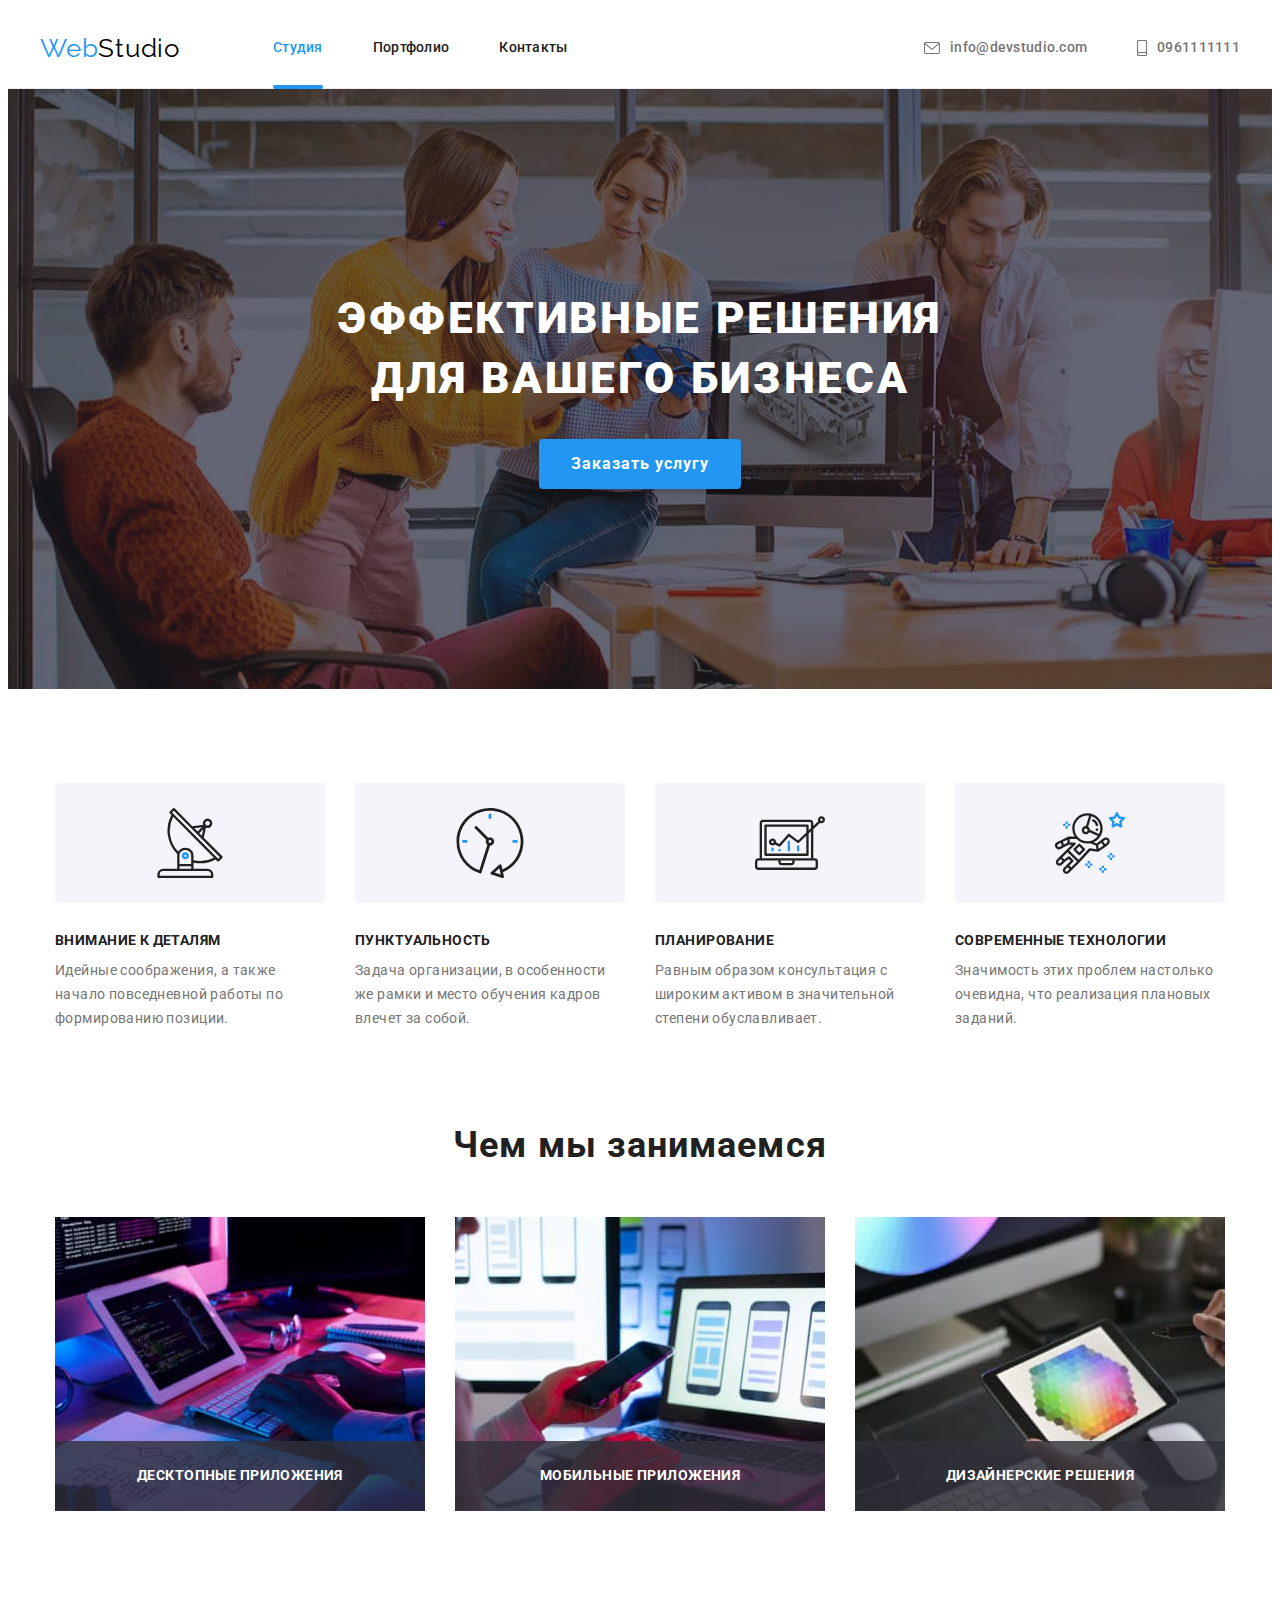
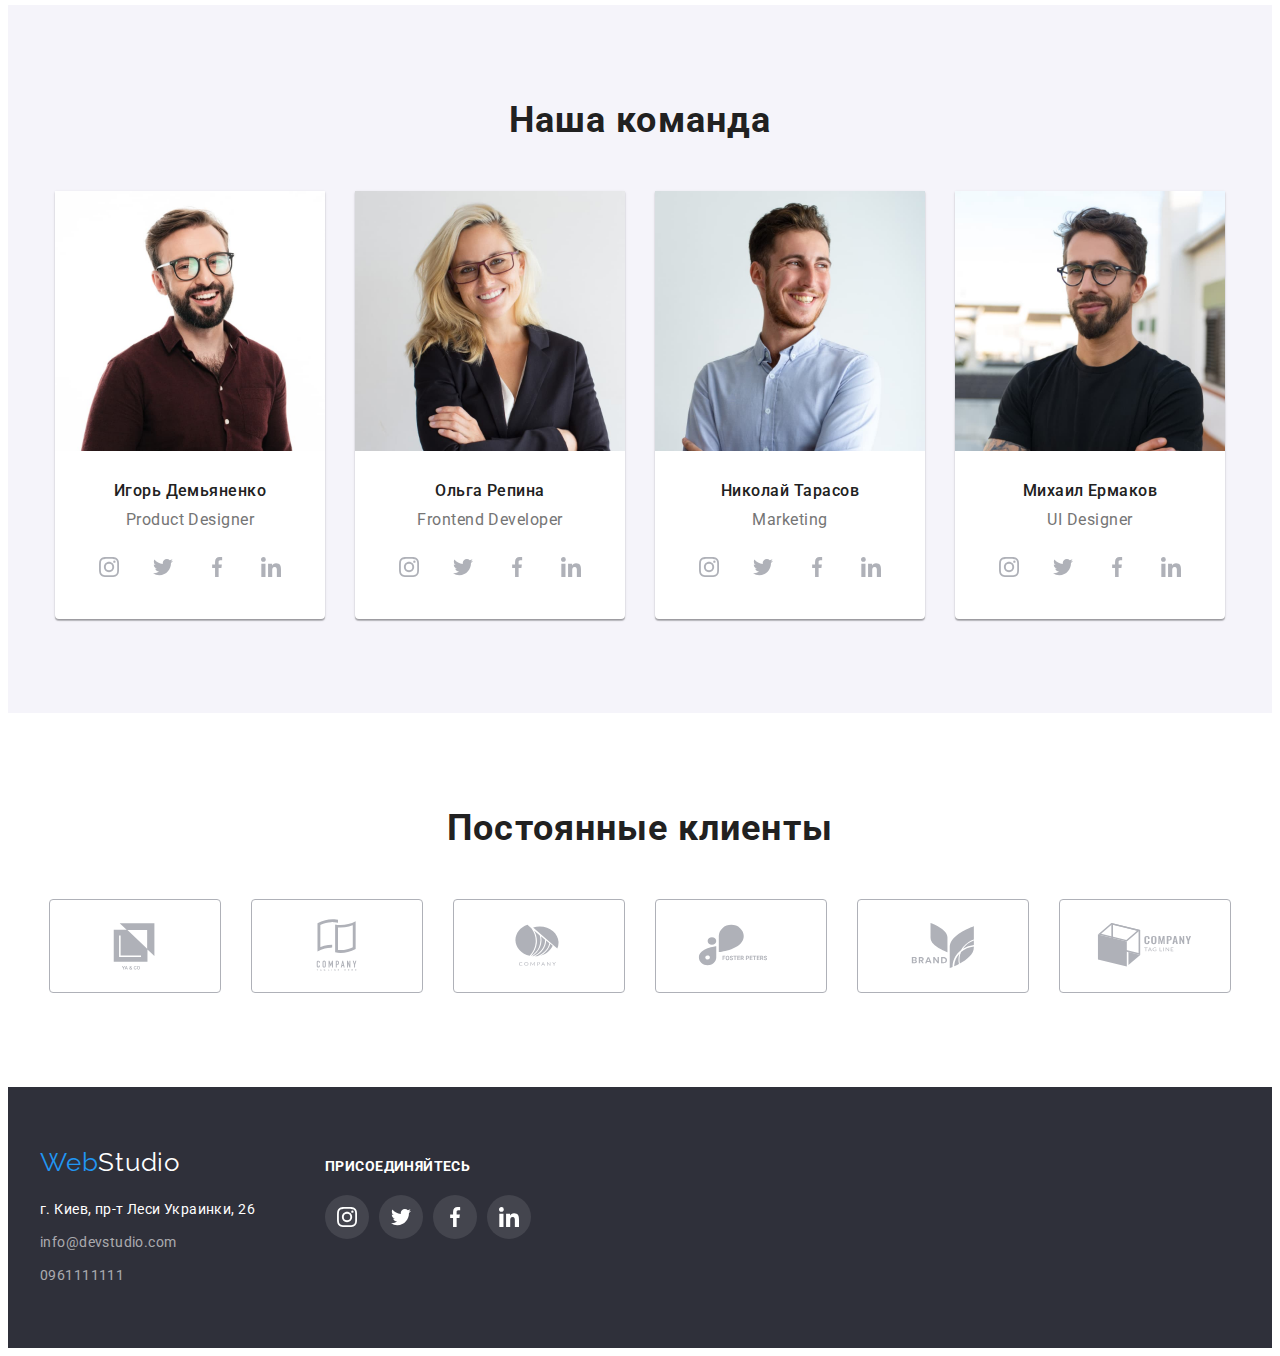
<file: index.html>
<!DOCTYPE html>
<html lang="en">
  <head>
    <meta charset="UTF-8" />
    <meta http-equiv="X-UA-Compatible" content="IE=edge" />
    <meta name="viewport" content="width=device-width, initial-scale=1.0" />
    <title>Document</title>
    <!-- fonts page -->
    <link rel="preconnect" href="https://fonts.googleapis.com" />
    <link rel="preconnect" href="https://fonts.gstatic.com" crossorigin />
    <link
      href="https://fonts.googleapis.com/css2?family=Raleway:wght@700&family=Roboto:wght@400;500;700;900&display=swap"
      rel="stylesheet"
    />
    <!-- modern-normalize -->
    <link
      rel="stylesheet"
      href="https://cdnjs.cloudflare.com/ajax/libs/modern-normalize/1.1.0/modern-normalize.min.css"
      integrity="sha512-wpPYUAdjBVSE4KJnH1VR1HeZfpl1ub8YT/NKx4PuQ5NmX2tKuGu6U/JRp5y+Y8XG2tV+wKQpNHVUX03MfMFn9Q=="
      crossorigin="anonymous"
      referrerpolicy="no-referrer"
    />
    <!-- styles.css -->
    <link rel="stylesheet" href="./css/styles.css" />
  </head>
  <body>
    <!-- header -->

    <header class="page-header">
      <div class="container header-container">
        <a class="logo" lang="en" href="./index.html">Web<span class="logo-black">Studio</span></a>

        <!-- nav -->

        <nav>
          <ul class="site-navigation">
            <li class="list-link"><a class="nav-link current" href="">Студия</a></li>
            <li class="list-link"><a class="nav-link" href="./portfolio.html">Портфолио</a></li>
            <li class="list-link"><a class="nav-link" href="">Контакты</a></li>
          </ul>
        </nav>

        <!-- contacts -->

        <ul class="header-contacts-list">
          <li class="contacts-list">
            <a class="mail-header" href="mailto:nfo@devstudio.com">
              <svg class="contacts-icon" width="16" height="12">
                <use href="./images/icons.svg#envelope"></use>
              </svg>
              info@devstudio.com</a
            >
          </li>
          <li class="contacts-list">
            <a class="phone-header" href="tel:0961111111">
              <svg class="contacts-icon" width="10" height="16">
                <use href="./images/icons.svg#smartphone"></use>
              </svg>
              0961111111</a
            >
          </li>
        </ul>
      </div>
    </header>

    <!-- hero -->

    <main class="main">
      <section class="section-hero">
        <div class="container">
          <h1 class="hero-title">Эффективные решения для вашего бизнеса</h1>
          <button class="button-title-hero" type="button" data-modal-open>Заказать услугу</button>
          <div class="backdrop is-hidden" data-modal>
            <div class="modal">
              <button class="modal-btn" data-modal-close>
                <svg class="btn-close" width="18" height="18">
                  <use href="./images/icons.svg#close"></use>
                </svg>
              </button>
            </div>
          </div>
        </div>
      </section>

      <!-- section benefits -->

      <section class="section-benefits section">
        <div class="container benefits-container">
          <h2 class="slogan visually-hidden">Наши особенности</h2>
          <ul class="list-desk">
            <li class="list-item">
              <div class="icon-benefits">
                <svg class="icons" width="70" height="70">
                  <use href="./images/icons.svg#antenna"></use>
                </svg>
              </div>
              <h3 class="subtitle">Внимание к деталям</h3>
              <p class="text-subtitle">
                Идейные соображения, а также начало повседневной работы по формированию позиции.
              </p>
            </li>
            <li class="list-item">
              <div class="icon-benefits">
                <svg class="icons" width="70" height="70">
                  <use href="./images/icons.svg#clock"></use>
                </svg>
              </div>
              <h3 class="subtitle">Пунктуальность</h3>
              <p class="text-subtitle">
                Задача организации, в особенности же рамки и место обучения кадров влечет за собой.
              </p>
            </li>
            <li class="list-item">
              <div class="icon-benefits">
                <svg class="icons" width="70" height="70">
                  <use href="./images/icons.svg#diagram"></use>
                </svg>
              </div>
              <h3 class="subtitle">Планирование</h3>
              <p class="text-subtitle">
                Равным образом консультация с широким активом в значительной степени обуславливает.
              </p>
            </li>
            <li class="list-item">
              <div class="icon-benefits">
                <svg class="icons" width="70" height="70">
                  <use href="./images/icons.svg#astronaut"></use>
                </svg>
              </div>
              <h3 class="subtitle">Современные технологии</h3>
              <p class="text-subtitle">
                Значимость этих проблем настолько очевидна, что реализация плановых заданий.
              </p>
            </li>
          </ul>
        </div>
      </section>

      <!-- section gallery -->

      <section class="section-img section">
        <div class="container">
          <h2 class="subtitle-img">Чем мы занимаемся</h2>
          <ul class="list-gallery">
            <li class="item-gallery">
              <img src="./images/keyboard.jpg" alt="" width="370" />
              <p class="text-gallery">Десктопные приложения</p>
            </li>
            <li class="item-gallery">
              <img src="./images/phone.jpg" alt="" width="370" />
              <p class="text-gallery">Мобильные приложения</p>
            </li>
            <li class="item-gallery">
              <img src="./images/tablet.jpg" alt="" width="370" />
              <p class="text-gallery">Дизайнерские решения</p>
            </li>
          </ul>
        </div>
      </section>

      <!-- section team -->

      <section class="section-team section">
        <div class="container">
          <h2 class="subtitle-team">Наша команда</h2>
          <ul class="list-team">
            <li class="card-team">
              <img class="team-image" src="./images/igor.jpg" alt="" width="270" />
              <div class="command-description">
                <h3 class="subtitle-name">Игорь Демьяненко</h3>
                <p class="text-team" lang="en">Product Designer</p>
                <ul class="social">
                  <li class="social-team">
                    <a
                      class="social-link"
                      href=""
                      target="_blank"
                      rel="noopener noreferrer"
                      aria-label="иконка instagram"
                    >
                      <svg class="social-icon" width="20" height="20">
                        <use href="./images/icons.svg#instagram"></use>
                      </svg>
                    </a>
                  </li>
                  <li class="social-team">
                    <a
                      class="social-link"
                      href=""
                      target="_blank"
                      rel="noopener noreferrer"
                      aria-label="иконка twitter"
                    >
                      <svg class="social-icon" width="20" height="20">
                        <use href="./images/icons.svg#twitter"></use>
                      </svg>
                    </a>
                  </li>
                  <li class="social-team">
                    <a
                      class="social-link"
                      href=""
                      target="_blank"
                      rel="noopener noreferrer"
                      aria-label="иконка facebook"
                    >
                      <svg class="social-icon" width="20" height="20">
                        <use href="./images/icons.svg#facebook"></use>
                      </svg>
                    </a>
                  </li>
                  <li class="social-team">
                    <a
                      class="social-link"
                      href=""
                      target="_blank"
                      rel="noopener noreferrer"
                      aria-label="иконка linkedin"
                    >
                      <svg class="social-icon" width="20" height="20">
                        <use href="./images/icons.svg#linkedin"></use>
                      </svg>
                    </a>
                  </li>
                </ul>
              </div>
            </li>
            <li class="card-team">
              <img class="team-image" src="./images/olga.jpg" alt="" width="270" />
              <div class="command-description">
                <h3 class="subtitle-name">Ольга Репина</h3>
                <p class="text-team" lang="en">Frontend Developer</p>
                <ul class="social">
                  <li class="social-team">
                    <a
                      class="social-link"
                      href=""
                      target="_blank"
                      rel="noopener noreferrer"
                      aria-label="иконка instagram"
                    >
                      <svg class="social-icon" width="20" height="20">
                        <use href="./images/icons.svg#instagram"></use>
                      </svg>
                    </a>
                  </li>
                  <li class="social-team">
                    <a
                      class="social-link"
                      href=""
                      target="_blank"
                      rel="noopener noreferrer"
                      aria-label="иконка instagram"
                    >
                      <svg class="social-icon" width="20" height="20">
                        <use href="./images/icons.svg#twitter"></use>
                      </svg>
                    </a>
                  </li>
                  <li class="social-team">
                    <a
                      class="social-link"
                      href=""
                      target="_blank"
                      rel="noopener noreferrer"
                      aria-label="иконка instagram"
                    >
                      <svg class="social-icon" width="20" height="20">
                        <use href="./images/icons.svg#facebook"></use>
                      </svg>
                    </a>
                  </li>
                  <li class="social-team">
                    <a
                      class="social-link"
                      href=""
                      target="_blank"
                      rel="noopener noreferrer"
                      aria-label="иконка instagram"
                    >
                      <svg class="social-icon" width="20" height="20">
                        <use href="./images/icons.svg#linkedin"></use>
                      </svg>
                    </a>
                  </li>
                </ul>
              </div>
            </li>
            <li class="card-team">
              <img class="team-image" src="./images/nikolai.jpg" alt="" width="270" />
              <div class="command-description">
                <h3 class="subtitle-name">Николай Тарасов</h3>
                <p class="text-team" lang="en">Marketing</p>
                <ul class="social">
                  <li class="social-team">
                    <a
                      class="social-link"
                      href=""
                      target="_blank"
                      rel="noopener noreferrer"
                      aria-label="иконка instagram"
                    >
                      <svg class="social-icon" width="20" height="20">
                        <use href="./images/icons.svg#instagram"></use>
                      </svg>
                    </a>
                  </li>
                  <li class="social-team">
                    <a
                      class="social-link"
                      href=""
                      target="_blank"
                      rel="noopener noreferrer"
                      aria-label="иконка instagram"
                    >
                      <svg class="social-icon" width="20" height="20">
                        <use href="./images/icons.svg#twitter"></use>
                      </svg>
                    </a>
                  </li>
                  <li class="social-team">
                    <a
                      class="social-link"
                      href=""
                      target="_blank"
                      rel="noopener noreferrer"
                      aria-label="иконка instagram"
                    >
                      <svg class="social-icon" width="20" height="20">
                        <use href="./images/icons.svg#facebook"></use>
                      </svg>
                    </a>
                  </li>
                  <li class="social-team">
                    <a
                      class="social-link"
                      href=""
                      target="_blank"
                      rel="noopener noreferrer"
                      aria-label="иконка instagram"
                    >
                      <svg class="social-icon" width="20" height="20">
                        <use href="./images/icons.svg#linkedin"></use>
                      </svg>
                    </a>
                  </li>
                </ul>
              </div>
            </li>
            <li class="card-team">
              <img class="team-image" src="./images/michail.jpg" alt="" width="270" />
              <div class="command-description">
                <h3 class="subtitle-name">Михаил Ермаков</h3>
                <p class="text-team" lang="en">UI Designer</p>
                <ul class="social">
                  <li class="social-team">
                    <a
                      class="social-link"
                      href=""
                      target="_blank"
                      rel="noopener noreferrer"
                      aria-label="иконка instagram"
                    >
                      <svg class="social-icon" width="20" height="20">
                        <use href="./images/icons.svg#instagram"></use>
                      </svg>
                    </a>
                  </li>
                  <li class="social-team">
                    <a
                      class="social-link"
                      href=""
                      target="_blank"
                      rel="noopener noreferrer"
                      aria-label="иконка instagram"
                    >
                      <svg class="social-icon" width="20" height="20">
                        <use href="./images/icons.svg#twitter"></use>
                      </svg>
                    </a>
                  </li>
                  <li class="social-team">
                    <a
                      class="social-link"
                      href=""
                      target="_blank"
                      rel="noopener noreferrer"
                      aria-label="иконка instagram"
                    >
                      <svg class="social-icon" width="20" height="20">
                        <use href="./images/icons.svg#facebook"></use>
                      </svg>
                    </a>
                  </li>
                  <li class="social-team">
                    <a
                      class="social-link"
                      href=""
                      target="_blank"
                      rel="noopener noreferrer"
                      aria-label="иконка instagram"
                    >
                      <svg class="social-icon" width="20" height="20">
                        <use href="./images/icons.svg#linkedin"></use>
                      </svg>
                    </a>
                  </li>
                </ul>
              </div>
            </li>
          </ul>
        </div>
      </section>

      <!-- clients -->

      <section class="clients">
        <div class="container">
          <h2 class="subtitle-clients">Постоянные клиенты</h2>
          <ul class="list-clients">
            <li class="client">
              <a class="link-client" href="">
                <svg class="icon-client" width="106" height="60">
                  <use href="./images/icons.svg#Logo-1"></use>
                </svg>
              </a>
            </li>
            <li class="client">
              <a class="link-client" href="">
                <svg class="icon-client" width="106" height="60">
                  <use href="./images/icons.svg#Logo-2"></use>
                </svg>
              </a>
            </li>
            <li class="client">
              <a class="link-client" href="">
                <svg class="icon-client" width="106" height="60">
                  <use href="./images/icons.svg#Logo-3"></use>
                </svg>
              </a>
            </li>
            <li class="client">
              <a class="link-client" href="">
                <svg class="icon-client" width="106" height="60">
                  <use href="./images/icons.svg#Logo-4"></use>
                </svg>
              </a>
            </li>
            <li class="client">
              <a class="link-client" href="">
                <svg class="icon-client" width="106" height="60">
                  <use href="./images/icons.svg#Logo-5"></use>
                </svg>
              </a>
            </li>
            <li class="client">
              <a class="link-client" href="">
                <svg class="icon-client" width="106" height="60">
                  <use href="./images/icons.svg#Logo-6"></use>
                </svg>
              </a>
            </li>
          </ul>
        </div>
      </section>
    </main>

    <!-- footer -->

    <footer class="footer">
      <div class="container social-container">
        <!-- address -->
        <div class="container-footer">
          <a class="logo-footer" lang="en" href="./index.html"
            >Web<span class="logo-white">Studio</span></a
          >
          <address class="address">г. Киев, пр-т Леси Украинки, 26</address>
          <ul class="footer-contacts-list">
            <li class="li-mail">
              <a class="mail-footer" href="mailto:nfo@devstudio.com">info@devstudio.com</a>
            </li>
            <li><a class="phone-footer" href="tel:0961111111">0961111111</a></li>
          </ul>
        </div>
        <!-- Join-->
        <div class="footer-socials">
          <h3 class="text-footer">присоединяйтесь</h3>
          <ul class="social">
            <li class="social-list">
              <a
                class="social-link-footer"
                href=""
                target="_blank"
                rel="noopener noreferrer"
                aria-label="иконка instagram"
              >
                <svg class="socials-icon" width="20" height="20">
                  <use href="./images/icons.svg#instagram"></use>
                </svg>
              </a>
            </li>
            <li class="social-list">
              <a
                class="social-link-footer"
                href=""
                target="_blank"
                rel="noopener noreferrer"
                aria-label="иконка twitter"
              >
                <svg class="socials-icon" width="20" height="20">
                  <use href="./images/icons.svg#twitter"></use>
                </svg>
              </a>
            </li>
            <li class="social-list">
              <a
                class="social-link-footer"
                href=""
                target="_blank"
                rel="noopener noreferrer"
                aria-label="иконка facebook"
              >
                <svg class="socials-icon" width="20" height="20">
                  <use href="./images/icons.svg#facebook"></use>
                </svg>
              </a>
            </li>
            <li class="social-list">
              <a
                class="social-link-footer"
                href=""
                target="_blank"
                rel="noopener noreferrer"
                aria-label="иконка linkedin"
              >
                <svg class="socials-icon" width="20" height="20">
                  <use href="./images/icons.svg#linkedin"></use>
                </svg>
              </a>
            </li>
          </ul>
        </div>
      </div>
    </footer>

    <!-- modal.js -->

    <script src="./js/modal.js"></script>
  </body>
</html>
</file>
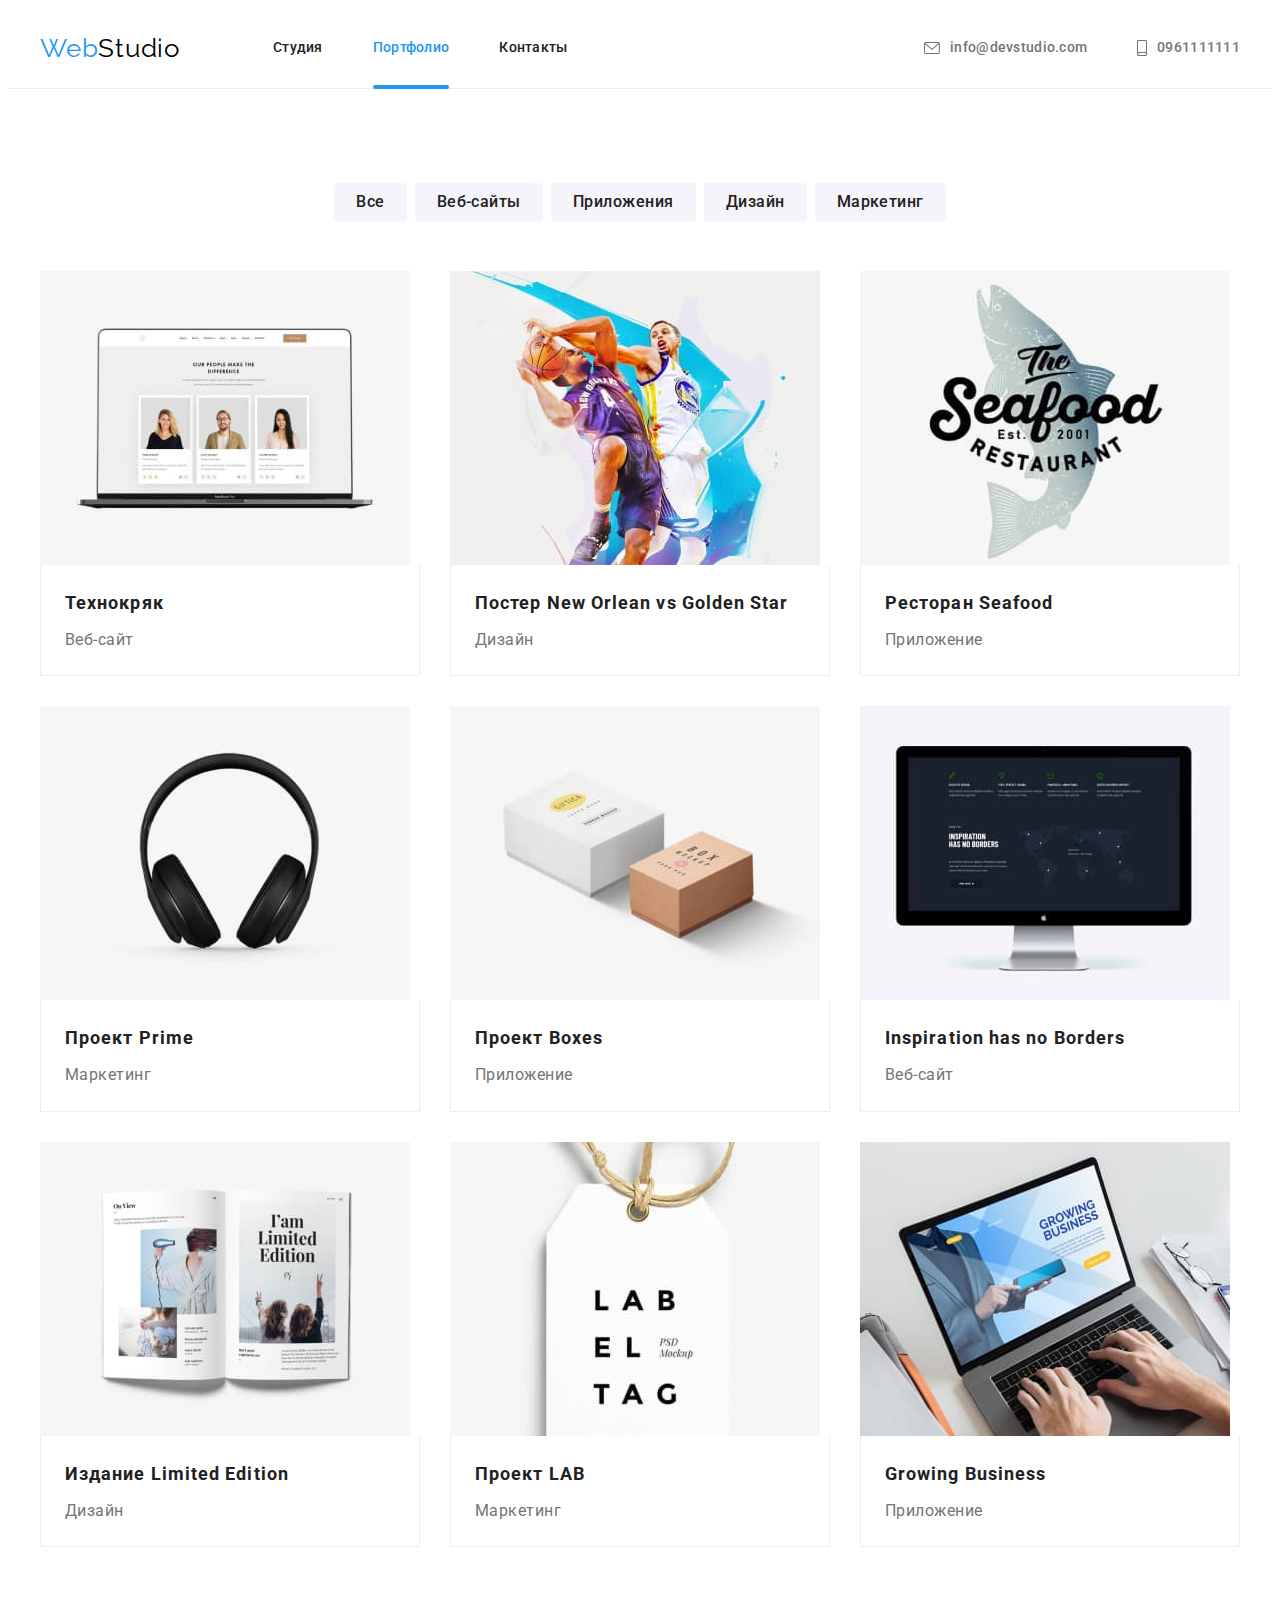
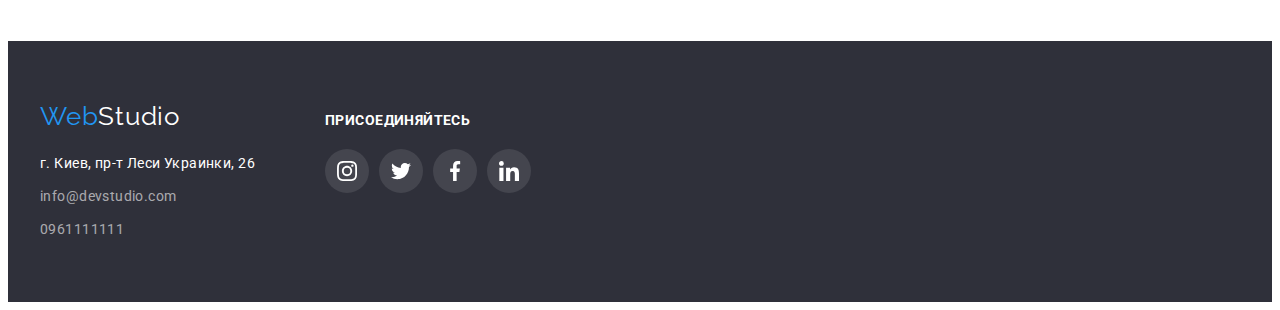
<file: portfolio.html>
<!DOCTYPE html>
<html lang="en">
  <head>
    <meta charset="UTF-8" />
    <meta http-equiv="X-UA-Compatible" content="IE=edge" />
    <meta name="viewport" content="width=device-width, initial-scale=1.0" />
    <title>Portfolio</title>
    <!-- fonts page -->
    <link rel="preconnect" href="https://fonts.googleapis.com" />
    <link rel="preconnect" href="https://fonts.gstatic.com" crossorigin />
    <link
      href="https://fonts.googleapis.com/css2?family=Raleway:wght@700&family=Roboto:wght@400;500;700;900&display=swap"
      rel="stylesheet"
    />
    <!-- modern-normalize -->
    <link
      rel="stylesheet"
      href="https://cdnjs.cloudflare.com/ajax/libs/modern-normalize/1.1.0/modern-normalize.min.css"
      integrity="sha512-wpPYUAdjBVSE4KJnH1VR1HeZfpl1ub8YT/NKx4PuQ5NmX2tKuGu6U/JRp5y+Y8XG2tV+wKQpNHVUX03MfMFn9Q=="
      crossorigin="anonymous"
      referrerpolicy="no-referrer"
    />
    <!-- style.css -->
    <link rel="stylesheet" href="./css/styles.css" />
  </head>
  <body>
    <header class="page-header">
      <div class="container header-container">
        <a class="logo" lang="en" href="./index.html">Web<span class="logo-black">Studio</span></a>
        <nav>
          <ul class="site-navigation">
            <li class="list-link"><a class="nav-link" href="./index.html">Студия</a></li>
            <li class="list-link"><a class="nav-link current" href="">Портфолио</a></li>
            <li class="list-link"><a class="nav-link" href="">Контакты</a></li>
          </ul>
        </nav>
        <ul class="header-contacts-list">
          <li class="contacts-list">
            <a class="mail-header" href="mailto:nfo@devstudio.com">
              <svg class="contacts-icon" width="16" height="12">
                <use href="./images/icons.svg#envelope"></use>
              </svg>
              info@devstudio.com</a
            >
          </li>
          <li class="contacts-list">
            <a class="phone-header" href="tel:0961111111">
              <svg class="contacts-icon" width="10" height="16">
                <use href="./images/icons.svg#smartphone"></use>
              </svg>
              0961111111</a
            >
          </li>
        </ul>
      </div>
    </header>
    <main>
      <h1 class="slogan visually-hidden">Наши работы</h1>
      <section class="filter section">
        <div class="container">
          <ul class="list-button">
            <li class="list-btn">
              <button class="btn" type="button">Все</button>
            </li>
            <li class="list-btn">
              <button class="btn" type="button">Веб-сайты</button>
            </li>
            <li class="list-btn">
              <button class="btn" type="button">Приложения</button>
            </li>
            <li class="list-btn">
              <button class="btn" type="button">Дизайн</button>
            </li>
            <li class="list-btn">
              <button class="btn" type="button">Маркетинг</button>
            </li>
          </ul>
          <ul class="list-card">
            <li class="card">
              <a class="link-card" href="">
                <div class="card-overlay">
                  <img src="./images/notebook.jpg" alt="" width="370" />
                  <div class="text-overlay">
                    <p class="paragraph">
                      Ресурс предлагает комплексные предложения с разным уровнем функционала и
                      сервисов. Все это позволит посетителю получить исчерпывающие сведения о
                      компании или частном лице.
                    </p>
                  </div>
                </div>
                <div class="text-card">
                  <h2 class="subtitle-card">Технокряк</h2>
                  <p class="text-list">Веб-сайт</p>
                </div>
              </a>
            </li>
            <li class="card">
              <a class="link-card" href="">
                <div class="card-overlay">
                  <img src="./images/poster.jpg" alt="" width="370" />
                  <div class="text-overlay">
                    <p class="paragraph">
                      Ресурс предлагает комплексные предложения с разным уровнем функционала и
                      сервисов. Все это позволит посетителю получить исчерпывающие сведения о
                      компании или частном лице.
                    </p>
                  </div>
                </div>
                <div class="text-card">
                  <h2 class="subtitle-card">Постер New Orlean vs Golden Star</h2>
                  <p class="text-list">Дизайн</p>
                </div>
              </a>
            </li>
            <li class="card">
              <a class="link-card" href="">
                <div class="card-overlay">
                  <img src="./images/seafood.jpg" alt="" width="370" />
                  <div class="text-overlay">
                    <p class="paragraph">
                      Ресурс предлагает комплексные предложения с разным уровнем функционала и
                      сервисов. Все это позволит посетителю получить исчерпывающие сведения о
                      компании или частном лице.
                    </p>
                  </div>
                </div>
                <div class="text-card">
                  <h2 class="subtitle-card">Ресторан Seafood</h2>
                  <p class="text-list">Приложение</p>
                </div>
              </a>
            </li>
            <li class="card">
              <a class="link-card" href="">
                <div class="card-overlay">
                  <img src="./images/prime.jpg" alt="" width="370" />
                  <div class="text-overlay">
                    <p class="paragraph">
                      Ресурс предлагает комплексные предложения с разным уровнем функционала и
                      сервисов. Все это позволит посетителю получить исчерпывающие сведения о
                      компании или частном лице.
                    </p>
                  </div>
                </div>
                <div class="text-card">
                  <h2 class="subtitle-card">Проект Prime</h2>
                  <p class="text-list">Маркетинг</p>
                </div>
              </a>
            </li>
            <li class="card">
              <a class="link-card" href="">
                <div class="card-overlay">
                  <img src="./images/boxes.jpg" alt="" width="370" />
                  <div class="text-overlay">
                    <p class="paragraph">
                      Ресурс предлагает комплексные предложения с разным уровнем функционала и
                      сервисов. Все это позволит посетителю получить исчерпывающие сведения о
                      компании или частном лице.
                    </p>
                  </div>
                </div>
                <div class="text-card">
                  <h2 class="subtitle-card">Проект Boxes</h2>
                  <p class="text-list">Приложение</p>
                </div>
              </a>
            </li>
            <li class="card">
              <a class="link-card" href="">
                <div class="card-overlay">
                  <img src="./images/inspiration.jpg" alt="" width="370" />
                  <div class="text-overlay">
                    <p class="paragraph">
                      Ресурс предлагает комплексные предложения с разным уровнем функционала и
                      сервисов. Все это позволит посетителю получить исчерпывающие сведения о
                      компании или частном лице.
                    </p>
                  </div>
                </div>
                <div class="text-card">
                  <h2 class="subtitle-card">Inspiration has no Borders</h2>
                  <p class="text-list">Веб-сайт</p>
                </div>
              </a>
            </li>
            <li class="card">
              <a class="link-card" href="">
                <div class="card-overlay">
                  <img src="./images/limited.jpg" alt="" width="370" />
                  <div class="text-overlay">
                    <p class="paragraph">
                      Ресурс предлагает комплексные предложения с разным уровнем функционала и
                      сервисов. Все это позволит посетителю получить исчерпывающие сведения о
                      компании или частном лице.
                    </p>
                  </div>
                </div>
                <div class="text-card">
                  <h2 class="subtitle-card">Издание Limited Edition</h2>
                  <p class="text-list">Дизайн</p>
                </div>
              </a>
            </li>
            <li class="card">
              <a class="link-card" href="">
                <div class="card-overlay">
                  <img src="./images/lab.jpg" alt="" width="370" />
                  <div class="text-overlay">
                    <p class="paragraph">
                      Ресурс предлагает комплексные предложения с разным уровнем функционала и
                      сервисов. Все это позволит посетителю получить исчерпывающие сведения о
                      компании или частном лице.
                    </p>
                  </div>
                </div>
                <div class="text-card">
                  <h2 class="subtitle-card">Проект LAB</h2>
                  <p class="text-list">Маркетинг</p>
                </div>
              </a>
            </li>
            <li class="card">
              <a class="link-card" href="">
                <div class="card-overlay">
                  <img src="./images/business.jpg" alt="" width="370" />
                  <div class="text-overlay">
                    <p class="paragraph">
                      Ресурс предлагает комплексные предложения с разным уровнем функционала и
                      сервисов. Все это позволит посетителю получить исчерпывающие сведения о
                      компании или частном лице.
                    </p>
                  </div>
                </div>
                <div class="text-card">
                  <h2 class="subtitle-card">Growing Business</h2>
                  <p class="text-list">Приложение</p>
                </div>
              </a>
            </li>
          </ul>
        </div>
      </section>
    </main>
    <footer class="footer">
      <div class="container social-container">
        <!-- address -->

        <div class="container-footer">
          <a class="logo-footer" lang="en" href="./index.html"
            >Web<span class="logo-white">Studio</span></a
          >
          <address class="address">г. Киев, пр-т Леси Украинки, 26</address>
          <ul class="footer-contacts-list">
            <li class="li-mail">
              <a class="mail-footer" href="mailto:nfo@devstudio.com">info@devstudio.com</a>
            </li>
            <li><a class="phone-footer" href="tel:0961111111">0961111111</a></li>
          </ul>
        </div>

        <!-- Join-->

        <div class="footer-socials">
          <h3 class="text-footer">присоединяйтесь</h3>
          <ul class="social">
            <li class="social-list">
              <a
                class="social-link-footer"
                href=""
                target="_blank"
                rel="noopener noreferrer"
                aria-label="иконка instagram"
              >
                <svg class="socials-icon" width="20" height="20">
                  <use href="./images/icons.svg#instagram"></use>
                </svg>
              </a>
            </li>
            <li class="social-list">
              <a
                class="social-link-footer"
                href=""
                target="_blank"
                rel="noopener noreferrer"
                aria-label="иконка twitter"
              >
                <svg class="socials-icon" width="20" height="20">
                  <use href="./images/icons.svg#twitter"></use>
                </svg>
              </a>
            </li>
            <li class="social-list">
              <a
                class="social-link-footer"
                href=""
                target="_blank"
                rel="noopener noreferrer"
                aria-label="иконка facebook"
              >
                <svg class="socials-icon" width="20" height="20">
                  <use href="./images/icons.svg#facebook"></use>
                </svg>
              </a>
            </li>
            <li class="social-list">
              <a
                class="social-link-footer"
                href=""
                target="_blank"
                rel="noopener noreferrer"
                aria-label="иконка linkedin"
              >
                <svg class="socials-icon" width="20" height="20">
                  <use href="./images/icons.svg#linkedin"></use>
                </svg>
              </a>
            </li>
          </ul>
        </div>
      </div>
    </footer>
  </body>
</html>
</file>
<file: css/styles.css>
/* index.html */
:root {
  --color-text: #757575;
  --color-h2-h3: #212121;
  --color-hover: #2196f3;
  --link-color: #212121;
  --studio-color: black;
  --hero-background-color: #2f303a;
  --hero-text-color: #ffffff;
  --background-team-color: #f5f4fa;
  --background-footer: #2f303a;
  --footer-studio: white;
  --footer-contacts: #ffffff99;
  --border-color: #ececec;
  --button-hover: #188ce8;
  --border-card: #eeeeee;
}

body {
  background-color: var(--hero-text-color);
  font-family: 'Roboto', sans-serif;
  color: var(--color-h2-h3);
}

h1,
h2,
h3,
p,
ul {
  margin: 0;
  padding: 0;
}

img {
  display: block;
  max-width: 100%;
}

.visually-hidden {
  position: absolute;
  width: 1px;
  height: 1px;
  margin: -1px;
  border: 0;
  padding: 0;

  white-space: nowrap;
  clip-path: inset(100%);
  clip: rect(0 0 0 0);
  overflow: hidden;
}

/* header */

.container {
  /* outline: 1px solid tomato; */

  width: 1200px;

  padding-left: 15px;
  padding-right: 15px;

  margin-left: auto;
  margin-right: auto;
}

.section {
  padding-top: 94px;
  padding-bottom: 94px;
}

.page-header {
  background-color: #ffffff;
  border-bottom: 1px solid var(--border-color);
}

.header-container {
  display: flex;
  align-items: center;
}

.logo {
  color: var(--color-hover);
  font-family: 'Raleway', sans-serif;
  font-size: 26px;
  line-height: 1.19;
  letter-spacing: 0.03em;
  text-decoration: none;

  margin-right: 93px;
}

.site-navigation,
.header-contacts-list,
.mail-header,
.list-desk,
.list-gallery,
.list-team,
.footer-contacts-list,
.list-button,
.list-card,
.social-team,
.social-footer,
.social-list,
.client {
  list-style: none;
}

.logo-black {
  color: var(--studio-color);
}

.site-navigation {
  display: flex;
  align-items: center;

  padding: 0;
  margin: 0;
}

.nav-link {
  display: block;
  color: var(--link-color);
  font-weight: 500;
  font-size: 14px;
  line-height: 1.14;
  letter-spacing: 0.02em;
  text-decoration: none;

  margin: 0;
  padding: 0;

  transition: color 250ms cubic-bezier(0.4, 0, 0.2, 1);
}

.site-navigation li:not(:last-child) {
  margin-right: 50px;
}

.site-navigation .nav-link.current {
  color: var(--color-hover);
}

.nav-link:hover,
.nav-link:focus {
  color: var(--color-hover);
}

.list-link {
  position: relative;
}

.nav-link {
  padding-top: 32px;
  padding-bottom: 32px;
}

.current::after {
  position: absolute;

  content: '';
  left: 0;
  bottom: -1px;
  width: 100%;
  height: 4px;

  background-color: var(--color-hover);
  border-radius: 2px;
}

.header-contacts-list {
  display: flex;
}

.mail-header,
.phone-header {
  display: flex;
  color: #757575;
  font-weight: 500;
  font-size: 14px;
  line-height: 1.14;
  letter-spacing: 0.02em;
  text-decoration: none;

  align-items: center;

  transition: color 250ms cubic-bezier(0.4, 0, 0.2, 1);
}

.mail-header:hover,
.mail-header:focus {
  color: var(--color-hover);
}

.phone-header:hover,
.phone-header:focus {
  color: var(--color-hover);
}

.contacts-icon {
  margin-right: 10px;
  fill: currentColor;
}

.header-contacts-list {
  margin-left: auto;
}

.header-contacts-list li {
  margin-right: 50px;
}

.header-contacts-list li:last-child {
  margin-right: 0;
}

/* hero */

.section-hero {
  background-color: var(--hero-background-color);

  background-repeat: no-repeat;
  max-width: 1600px;
  max-height: 600px;
  margin-right: auto;
  margin-left: auto;
  padding-top: 200px;
  padding-bottom: 200px;
}

.section-hero {
  background-image: linear-gradient(rgba(47, 48, 58, 0.4), rgba(47, 48, 58, 0.4)),
    url('../images/job.jpg');
}

.hero-title {
  color: var(--hero-text-color);
  text-transform: uppercase;
  font-weight: 900;
  font-size: 44px;
  line-height: 1.36;
  width: 696px;
  letter-spacing: 00.06em;
  text-align: center;
  margin-bottom: 30px;

  margin-left: auto;
  margin-right: auto;
}

.button-title-hero {
  display: block;
  border: none;
  border-radius: 4px;

  background-color: var(--color-hover);
  color: var(--hero-text-color);
  font-family: inherit;
  font-weight: 700;
  font-size: 16px;
  line-height: 1.88;
  letter-spacing: 0.06em;
  cursor: pointer;
  box-shadow: 0px 4px 4px rgba(0, 0, 0, 0.15);

  padding: 10px 32px;
  margin-left: auto;
  margin-right: auto;

  transition: background-color 250ms cubic-bezier(0.4, 0, 0.2, 1),
    box-shadow 250ms cubic-bezier(0.4, 0, 0.2, 1);
}

.button-title-hero:hover,
.button-title-hero:focus {
  background-color: var(--button-hover);
}

/* modal form */

.backdrop {
  position: fixed;
  top: 0;
  left: 0;
  width: 100%;
  height: 100%;
  z-index: 10;
  background-color: rgba(0, 0, 0, 0.2);

  transition: opacity 250ms cubic-bezier(0.4, 0, 0.2, 1),
    visibility 250ms cubic-bezier(0.4, 0, 0.2, 1);
}

.modal {
  position: absolute;
  top: 50%;
  left: 50%;

  width: 528px;
  height: 581px;

  background-color: #ffffff;
  box-shadow: 0px 1px 3px rgba(0, 0, 0, 0.12), 0px 1px 1px rgba(0, 0, 0, 0.14),
    0px 2px 1px rgba(0, 0, 0, 0.2);
  border-radius: 4px;

  transition: transform 250ms cubic-bezier(0.4, 0, 0.2, 1),
    box-shadow 250ms cubic-bezier(0.4, 0, 0.2, 1), opacity 250ms cubic-bezier(0.4, 0, 0.2, 1);
}

.backdrop.is-hidden {
  opacity: 0;
  pointer-events: none;
  visibility: hidden;
}

.backdrop.is-hidden .modal {
  transform: translate(-50%, -50%) scale(0.9);
  opacity: 0;
}

.backdrop .modal {
  transform: translate(-50%, -50%) scale(1);
  opacity: 1;
}

.modal-btn {
  position: absolute;
  width: 30px;
  height: 30px;
  top: 8px;
  right: 8px;
  display: flex;
  justify-content: center;
  align-items: center;
  padding: 0;
  margin: 0;

  color: #000000;
  background-color: #ffffff;
  border: 1px solid rgba(0, 0, 0, 0.1);
  border-radius: 50%;

  cursor: pointer;
}

.btn-close {
  fill: currentColor;
}

/* section benefits */

.section-benefits {
  padding-bottom: 0;
}

.list-desk {
  display: flex;
  justify-content: center;
}

.list-desk li:not(:last-child) {
  margin-right: 30px;
}

.list-desk li {
  width: 270px;
}

.icon-benefits {
  display: flex;
  height: 120px;
  margin-bottom: 30px;
  border-radius: 4px;
  background-color: var(--background-team-color);

  align-items: center;
  justify-content: center;
}

.subtitle {
  color: var(--link-color);
  font-weight: 700;
  font-size: 14px;
  line-height: 1.14;
  letter-spacing: 0.03em;
  text-transform: uppercase;

  margin-bottom: 10px;
}

.text-subtitle {
  color: var(--color-text);
  font-size: 14px;
  line-height: 1.71;
  letter-spacing: 0.03em;
}

/* section img */

.subtitle-img {
  color: var(--link-color);
  font-weight: 700;
  font-size: 36px;
  line-height: 1.17;
  text-align: center;
  letter-spacing: 0.03em;

  margin-bottom: 50px;
}

.list-gallery {
  display: flex;
  justify-content: center;
}

.list-gallery li:not(:last-child) {
  margin-right: 30px;
}

.item-gallery {
  position: relative;
}

.text-gallery {
  position: absolute;

  left: 0;
  bottom: 0;
  width: 100%;
  height: 70px;

  display: flex;
  align-items: center;
  justify-content: center;

  font-family: inherit;
  font-weight: 700;
  font-size: 14px;
  line-height: 1.14;
  text-align: center;
  letter-spacing: 0.03em;
  text-transform: uppercase;

  color: #ffffff;
  background-color: rgba(47, 48, 58, 0.8);
}

/* section team */

.card-team {
  background-color: var(--hero-text-color);

  box-shadow: 0px 1px 3px rgba(0, 0, 0, 0.12), 0px 1px 1px rgba(0, 0, 0, 0.14),
    0px 2px 1px rgba(0, 0, 0, 0.2);
  border-radius: 0px 0px 4px 4px;
}

.section-team {
  background-color: var(--background-team-color);
}

.subtitle-team {
  color: var(--color-h2-h3);
  font-size: 36px;
  line-height: 1.17;
  text-align: center;
  letter-spacing: 0.03em;

  margin-bottom: 50px;
}

.list-team {
  display: flex;
  justify-content: center;
}

.card-team:not(:last-child) {
  margin-right: 30px;
}

.subtitle-name {
  color: var(--color-h2-h3);
  font-weight: 500;
  font-size: 16px;
  line-height: 1.19;
  text-align: center;
  letter-spacing: 0.03em;

  margin-bottom: 10px;
}

.command-description {
  padding-top: 30px;
  padding-bottom: 30px;
}

.text-team {
  color: var(--color-text);
  font-size: 16px;
  line-height: 1.19;
  text-align: center;
  letter-spacing: 0.03em;

  margin-bottom: 16px;
}

.social {
  display: flex;
  justify-content: center;
  align-items: center;
}

.social-team:not(:last-child) {
  margin-right: 10px;
}

.social-link {
  display: flex;
  align-items: center;
  justify-content: center;
  width: 44px;
  height: 44px;
  background-color: #ffffff;
  border-radius: 50%;

  transition: background-color 250ms cubic-bezier(0.4, 0, 0.2, 1);
}

.social-link:hover,
.social-link:focus {
  background-color: #2196f3;
}

.social-link:hover .social-icon,
.social-link:focus .social-icon {
  fill: #ffffff;
}

.social-icon {
  fill: #afb1b8;

  transition: fill 250ms cubic-bezier(0.4, 0, 0.2, 1);
}

/* clients */

.subtitle-clients {
  color: #212121;
  font-family: inherit;
  font-weight: 700;
  font-size: 36px;
  line-height: 1.17;
  text-align: center;
  letter-spacing: 0.03em;

  margin-bottom: 50px;
}

.list-clients {
  display: flex;
  justify-content: center;
  align-items: center;
}

.client:not(:last-child) {
  margin-right: 30px;
}

.clients {
  padding-top: 94px;
  padding-bottom: 94px;
}

.link-client {
  display: flex;
  justify-content: center;
  align-items: center;
  width: 170px;
  height: 92px;
  border: 1px solid #afb1b8;
  border-radius: 4px;

  transition: border 250ms cubic-bezier(0.4, 0, 0.2, 1);
}

.link-client:hover {
  border: 1px solid var(--color-hover);
}

.icon-client {
  fill: #afb1b8;

  transition: fill 250ms cubic-bezier(0.4, 0, 0.2, 1);
}

.link-client:hover .icon-client,
.link-client:focus .icon-client {
  fill: var(--color-hover);
}

/* footer */

.logo-footer {
  display: inline-block;

  color: var(--color-hover);
  font-family: 'Raleway', sans-serif;
  font-size: 26px;
  line-height: 1.19;
  letter-spacing: 0.03em;
  text-decoration: none;

  margin-bottom: 20px;
}

.footer {
  background-color: var(--background-footer);

  padding-top: 60px;
  padding-bottom: 60px;
}

.logo-white {
  color: var(--footer-studio);
}

.address {
  color: var(--hero-text-color);
  font-style: normal;
  font-size: 14px;
  line-height: 1.71;
  letter-spacing: 0.03em;

  margin-bottom: 9px;
}

.mail-footer {
  color: var(--footer-contacts);
  font-size: 14px;
  line-height: 1.71;
  letter-spacing: 0.03em;
  text-decoration: none;

  margin-bottom: 9px;

  transition: color 250ms cubic-bezier(0.4, 0, 0.2, 1);
}

.phone-footer {
  color: var(--footer-contacts);
  font-size: 14px;
  line-height: 1.71;
  letter-spacing: 0.03em;
  text-decoration: none;

  transition: color 250ms cubic-bezier(0.4, 0, 0.2, 1);
}

.mail-footer:hover,
.mail-footer:focus {
  color: var(--color-hover);
}

.phone-footer:hover,
.phone-footer:focus {
  color: var(--color-hover);
}

.li-mail {
  margin-bottom: 9px;
}

/* portfolio */

/* button */

.list-button {
  display: flex;
  justify-content: center;

  margin-bottom: 50px;
}

.btn {
  background-color: var(--background-team-color);
  cursor: pointer;
  color: var(--color-h2-h3);
  font-family: inherit;
  font-weight: 500;
  font-size: 16px;
  line-height: 1.62;
  text-align: center;
  letter-spacing: 0.03em;

  border: none;
}

.btn {
  border-radius: 4px;

  padding: 6px 22px;

  transition: color 250ms cubic-bezier(0.4, 0, 0.2, 1),
    background-color 250ms cubic-bezier(0.4, 0, 0.2, 1),
    box-shadow 250ms cubic-bezier(0.4, 0, 0.2, 1);
}

.btn:hover,
.btn:focus {
  box-shadow: 0px 3px 1px rgba(0, 0, 0, 0.1), 0px 1px 2px rgba(0, 0, 0, 0.08),
    0px 2px 2px rgba(0, 0, 0, 0.12);
}

.list-btn:not(:last-child) {
  margin-right: 8px;
}

.btn:hover,
.btn:focus {
  background-color: var(--color-hover);
  color: #ffffff;
}

.btn:hover,
.btn:focus {
  color: var(--hero-text-color);
}

/* text */

.list-card {
  display: flex;
  flex-wrap: wrap;
  justify-content: center;
}

.card {
  width: calc((100% - 60px) / 3);
  margin-right: 30px;
  margin-bottom: 30px;

  cursor: pointer;
}

.card:nth-child(3n) {
  margin-right: 0;
}

.card:nth-child(n + 7) {
  margin-bottom: 0;
}

.link-card {
  display: block;
  text-decoration: none;

  transition: box-shadow 250ms cubic-bezier(0.4, 0, 0.2, 1);
}

.link-card:hover,
.link-card:focus {
  box-shadow: 0px 1px 1px rgba(0, 0, 0, 0.12), 0px 4px 4px rgba(0, 0, 0, 0.06),
    1px 4px 6px rgba(0, 0, 0, 0.16);
}

.card-overlay {
  position: relative;
  overflow: hidden;
}

.text-overlay {
  position: absolute;
  left: 0;
  top: 0;
  width: 100%;
  height: 100%;
  padding: 63px 24px;

  background-color: rgba(33, 150, 243, 0.9);

  transform: translateY(100%);
  transition: transform 250ms cubic-bezier(0.4, 0, 0.2, 1);
}

.link-card:hover .text-overlay,
.link-card:focus .text-overlay {
  transform: translateY(0);
}

.paragraph {
  font-family: inherit;
  font-weight: 400;
  font-size: 18px;
  line-height: 1.55;
  letter-spacing: 0.03em;
  color: #ffffff;
}

.text-card {
  padding: 20px 24px;

  border-right: 1px solid var(--border-card);
  border-bottom: 1px solid var(--border-card);
  border-left: 1px solid var(--border-card);
}

.text-list {
  color: var(--color-text);
  line-height: 1.9;
  letter-spacing: 0.03em;
}

.subtitle-card {
  color: var(--color-h2-h3);
  font-size: 18px;
  line-height: 2;
  letter-spacing: 0.06em;

  margin-bottom: 4px;
}

.container-footer {
  margin-right: 70px;
}

.social-container {
  display: flex;
  align-items: baseline;
}

.text-footer {
  color: #ffffff;
  font-family: inherit;
  font-weight: 700;
  font-size: 14px;
  line-height: 1.14;
  letter-spacing: 0.03em;
  text-transform: uppercase;

  margin-bottom: 20px;
}

/* join */

.social-list:not(:last-child) {
  margin-right: 10px;
}

.socials-icon {
  fill: #ffffff;
}

.social-link-footer {
  display: flex;
  align-items: center;
  justify-content: center;
  width: 44px;
  height: 44px;
  background-color: rgba(255, 255, 255, 0.1);
  border-radius: 50%;

  transition: background-color 250ms cubic-bezier(0.4, 0, 0.2, 1);
}

.social-link-footer:hover,
.social-link-footer:focus {
  background-color: #2196f3;
}
</file>
